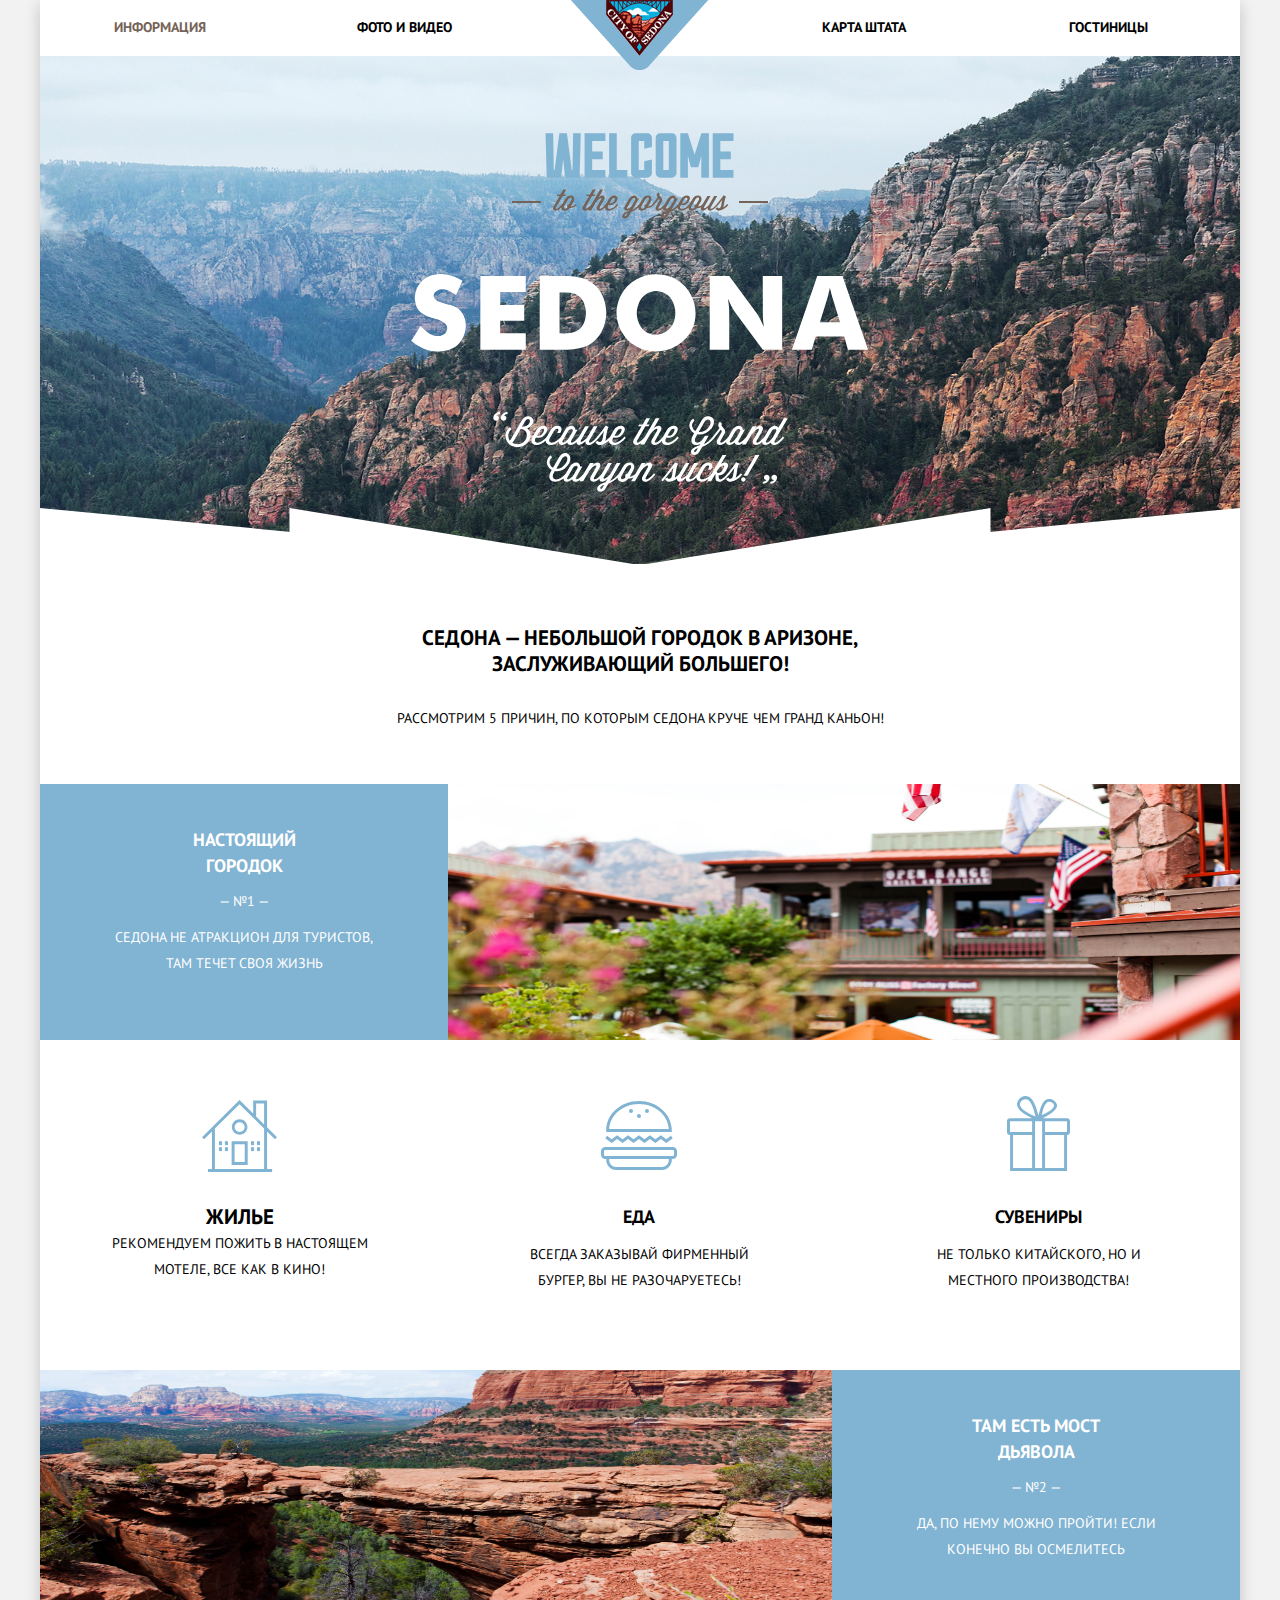
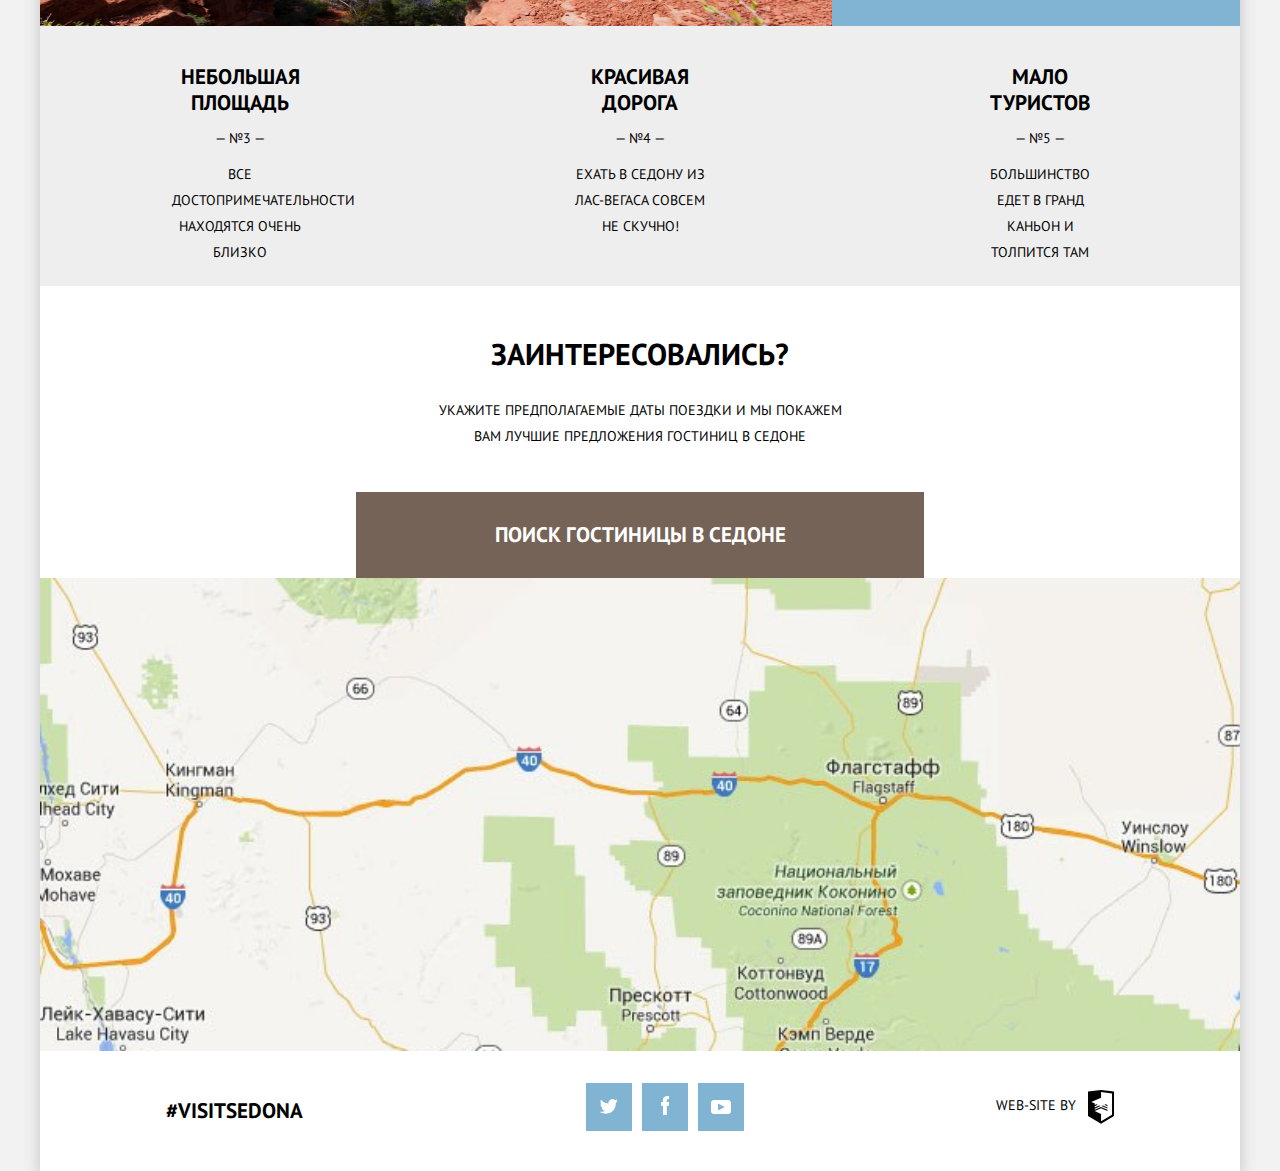
<file: index.html>
<!DOCTYPE html>
<html lang="ru">
  <head>
    <meta charset="utf-8">
    <title>Седона</title>
    <link rel="stylesheet" href="css/normalize.css">
    <link rel="stylesheet" href="css/style.css">
  </head>
  <body>
     <header class="main-header">
     	<nav class="main-navigation"> <!--Навигация -->
     		<ul class="main-navigation_list">
     			<li>
     				<a href="#" class="main-navigation_link active">ИНФОРМАЦИЯ</a>
     			</li>
     			<li>
     				<a href="#" class="main-navigation_link">ФОТО И ВИДЕО</a>
     			</li>
     			<li>
     				<a href="#map-of-sedona" class="main-navigation_link">КАРТА ШТАТА</a>
     			</li>
     			<li>
     				<a href="inner.html" class="main-navigation_link">ГОСТИНИЦЫ</a>
     			</li>
     		</ul>
        </nav>
     		<div class="main-header_logo-container">
                <a href="#" class="main-header_logo" title="Главная страница">
                    <img src="img/logo.svg" width="138" height="70" alt="logo">
                </a>
                <button class="main-navigation_hamburger" id="hamb">
                    <svg xmlns="http://www.w3.org/2000/svg" xmlns:xlink="http://www.w3.org/1999/xlink" x="0px" y="0px" width="22.928px" height="21.982px" viewBox="0 0 22.928 21.982" enable-background="new 0 0 22.928 21.982" xml:space="preserve" fill="currentColor">
                        <g>
                            <rect width="22.928" height="3.964" />
                            <rect y="9.009" width="22.928" height="3.964" />
                            <rect y="18.018" width="22.928" height="3.964" />
                        </g>
                    </svg>
                </button>
            </div>
     </header>

     <div class="intro">
            <div class="intro_slogan">
                <img src="img/text-intro_welcome_to.svg" width="196" class="intro_greating" alt="Добро пожаловать в джержеус">
                <img src="img/text-intro_sedona.svg" width="280" class="intro_name" alt="Седона">
                <img src="img/text-intro_because_the.svg" width="196" class="intro_caption" alt="Потому что Большой коньон отстой!">
            </div>
        </div>

     <section class="main-contant">
            <div class="main-contant_introduction">
                <h1 class="main-contant_title">СЕДОНА — небольшой городок в АРИЗОНЕ,<br> заслуживающий большего!</h1>
                <p class="main-contant_intro">Рассмотрим 5 причин, по которым Седона круче чем гранд каньон!</p>
            </div>
            <div class="main-contant_first-reason">
                <div class="main-contant_first-reason-info">
                    <h2 class="main-contant_first-reason-title">НАСТОЯЩИЙ ГОРОДОК</h2>
                    <span class="main-contant_first-reason-number">— №1 —</span>
                    <p class="main-contant_first-reason-content">СЕДОНА НЕ АТРАКЦИОН ДЛЯ ТУРИСТОВ, ТАМ ТЕЧЕТ СВОЯ ЖИЗНЬ</p>
                </div>
                <div class="main-contant_first-reason-image">
                    <picture>
                        <source srcset="img/retina/photo-city@2x.jpg 2x">
                        <img src="img/retina/photo-city@1x.jpg" width="100" height="256" alt="Open range - ресторан">
                    </picture>
                </div>
            </div>
            <div class="main-contant_offers">
                <div class="main-contant_lodging">
                    <h2 class="main-contant_lodging-title">Жилье</h2>
                    <p class="main-contant_lodging-content">Рекомендуем пожить в настоящем мотеле, все как в кино!</p>
                </div>
                <div class="main-contant_food">
                    <h2 class="main-contant_food-title">ЕДА</h2>
                    <p class="main-contant_food-content">Всегда заказывай ФИРМЕННЫЙ БУРГЕР, Вы НЕ разочаруетесь!</p>
                </div>
                <div class="main-contant_souvenirs">
                    <h2 class="main-contant_souvenirs-title">СУВЕНИРЫ</h2>
                    <p class="main-contant_souvenirs-content">Не только китайского, но и местного производства!</p>
                </div>
            </div>
            <div class="main-contant_second-reason">
                <div class="main-contant_second-reason-info">
                    <h2 class="main-contant_second-reason-title">ТАМ ЕСТЬ Мост дьявола</h2>
                    <span class="main-contant_second-reason-number">— №2 —</span>
                    <p class="main-contant_second-reason-content">Да, по нему можно пройти! Если конечно вы осмелитесь</p>
                </div>
                <div class="main-contant_second-reason-image">
                    <picture>
                        <source srcset="img/retina/photo-bridge@2x.jpg 2x">
                        <img src="img/retina/photo-bridge@1x.jpg" width="100" height="256" alt="Каньены в близи Седоны">
                    </picture>
                </div>
            </div>
            <div class="main-contant_reasons">
                <div class="main-contant_3-reason">
                    <h2 class="main-contant_3-reason-title">НЕБОЛЬШАЯ ПЛОЩАДЬ</h2>
                    <span class="main-contant_3-reason-number">— №3 —</span>
                    <p class="main-contant_3-reason-content">ВСЕ достопримечательности находятся очень близко</p>
                </div>
                <div class="main-contant_4-reason">
                    <h2 class="main-contant_4-reason-title">КРАСИВАЯ ДОРОГА</h2>
                    <span class="main-contant_4-reason-number">— №4 —</span>
                    <p class="main-contant_4-reason-content">ЕХАТЬ В СЕДОНУ ИЗ ЛАС-ВЕГАСА совсем НЕ СКУЧНО!</p>
                </div>
                <div class="main-contant_5-reason">
                    <h2 class="main-contant_5-reason-title">МАЛО ТУРИСТОВ</h2>
                    <span class="main-contant_5-reason-number">— №5 —</span>
                    <p class="main-contant_5-reason-content">Большинство едет в гранд каньон и толпится там</p>
                </div>
            </div>
        </section>

     <section class="hotels">
     	<div class="hotels_wrap">
     		<div class="hotels_title-wrapper">
     			<h2 class="hotels_title">ЗАИНТЕРЕСОВАЛИСЬ?</h2>
     			<p class="hotels_instruction">Укажите предполагаемые даты поездки и мы покажем вам лучшие предложения гостиниц в седоне</p>
            </div>
     			<form class="search-form" action="inner.html" method="get">
                    <button type="button" class="search-form_btn-search" id="btn-search">ПОИСК ГОСТИНИЦЫ В СЕДОНЕ</button>
                    <div class="search-form_wrapper" id="search-hotels">
                        <div class="search-form_lab-wrapper">
                            <label class="search-form_lab-label" for="date-lab">Дата заезда:</label>
                            <input id="date-lab" class="search-form_lab" type="text" placeholder="28 февраля 2019" required>
                            <button class="search-form_lab-calendar" id="lab-calendar">
                                <svg xmlns="http://www.w3.org/2000/svg" xmlns:xlink="http://www.w3.org/1999/xlink" x="0px" y="0px" width="19.875px" height="21.916px" viewBox="0 0 19.875 21.916" enable-background="new 0 0 19.875 21.916" xml:space="preserve" fill="currentColor">
                                    <g>
                                        <path d="M17.04,2h-2.081V0h-2v2H6.917V0h-2v2H2.835C1.275,2,0,3.275,0,4.835v14.246c0,1.56,1.275,2.835,2.835,2.835H17.04
                                c1.56,0,2.835-1.275,2.835-2.835V4.835C19.875,3.275,18.6,2,17.04,2z M17.875,19.081c0,0.453-0.383,0.835-0.835,0.835H2.835
                                C2.383,19.916,2,19.534,2,19.081V4.835C2,4.382,2.383,4,2.835,4H17.04c0.452,0,0.835,0.382,0.835,0.835V19.081z" />
                                        <rect x="4.917" y="6.958" width="2" height="2" />
                                        <rect x="12.959" y="6.958" width="2" height="2" />
                                        <rect x="8.938" y="6.958" width="2" height="2" />
                                        <rect x="4.917" y="10.958" width="2" height="2" />
                                        <rect x="12.959" y="10.958" width="2" height="2" />
                                        <rect x="8.938" y="10.958" width="2" height="2" />
                                        <rect x="4.917" y="14.942" width="2" height="2" />
                                        <rect x="12.959" y="14.942" width="2" height="2" />
                                        <rect x="8.938" y="14.942" width="2" height="2" />
                                    </g>
                                </svg>
                            </button>
                        </div>
                        <div class="search-form_exit-wrapper">
                            <label class="search-form_exit-label" for="date-exit">Дата Выезда:</label>
                            <input id="date-exit" class="search-form_exit" type="text" placeholder="3 марта 2019" required>
                            <button class="search-form_exit-calendar" id="exit-calendar">
                                <svg xmlns="http://www.w3.org/2000/svg" xmlns:xlink="http://www.w3.org/1999/xlink" x="0px" y="0px" width="19.875px" height="21.916px" viewBox="0 0 19.875 21.916" enable-background="new 0 0 19.875 21.916" xml:space="preserve" fill="currentColor">
                                    <g>
                                        <path d="M17.04,2h-2.081V0h-2v2H6.917V0h-2v2H2.835C1.275,2,0,3.275,0,4.835v14.246c0,1.56,1.275,2.835,2.835,2.835H17.04
                                c1.56,0,2.835-1.275,2.835-2.835V4.835C19.875,3.275,18.6,2,17.04,2z M17.875,19.081c0,0.453-0.383,0.835-0.835,0.835H2.835
                                C2.383,19.916,2,19.534,2,19.081V4.835C2,4.382,2.383,4,2.835,4H17.04c0.452,0,0.835,0.382,0.835,0.835V19.081z" />
                                        <rect x="4.917" y="6.958" width="2" height="2" />
                                        <rect x="12.959" y="6.958" width="2" height="2" />
                                        <rect x="8.938" y="6.958" width="2" height="2" />
                                        <rect x="4.917" y="10.958" width="2" height="2" />
                                        <rect x="12.959" y="10.958" width="2" height="2" />
                                        <rect x="8.938" y="10.958" width="2" height="2" />
                                        <rect x="4.917" y="14.942" width="2" height="2" />
                                        <rect x="12.959" y="14.942" width="2" height="2" />
                                        <rect x="8.938" y="14.942" width="2" height="2" />
                                    </g>
                                </svg>
                            </button>
                        </div>
                        <div class="search-form_visiters">
                            <div class="search-form_adult-wrapper">
                                <label for="adult" class="search-form_adult-label">Взрослые:</label>
                                <div class="search-form_adult">
                                    <button id="adult-minus" class="search-form_adult-minus" value="calendar">
                                        <svg xmlns="http://www.w3.org/2000/svg" xmlns:xlink="http://www.w3.org/1999/xlink" x="0px" y="0px" width="9.917px" height="1.917px" viewBox="0 0 9.917 1.917" enable-background="new 0 0 9.917 1.917" xml:space="preserve" fill="currentColor">
                                            <rect width="9.917" height="1.917" />
                                        </svg>
                                    </button>
                                    <input id="adult" class="search-form_adult-counter" type="number" value="0" min="0">
                                    <button id="adult-plus" class="search-form_adult-plus" value="calendar">
                                        <svg xmlns="http://www.w3.org/2000/svg" xmlns:xlink="http://www.w3.org/1999/xlink" x="0px" y="0px" width="9.917px" height="9.917px" viewBox="0 0 9.917 9.917" enable-background="new 0 0 9.917 9.917" xml:space="preserve" fill="currentColor">
                                            <polygon points="9.917,4 5.917,4 5.917,0 4,0 4,4 0,4 0,5.917 4,5.917 4,9.917 5.917,9.917 5.917,5.917 9.917,5.917 " />
                                        </svg>
                                    </button>
                                </div>
                            </div>
                            <div class="search-form_kids-wrapper">
                                <label for="kids" class="search-form_kids-label">Дети:</label>
                                <div class="search-form_kids">
                                    <button id="kids-minus" class="search-form_kids-minus" value="minus">
                                        <svg xmlns="http://www.w3.org/2000/svg" xmlns:xlink="http://www.w3.org/1999/xlink" x="0px" y="0px" width="9.917px" height="1.917px" viewBox="0 0 9.917 1.917" enable-background="new 0 0 9.917 1.917" xml:space="preserve" fill="currentColor">
                                            <rect width="9.917" height="1.917" />
                                        </svg>
                                    </button>
                                    <input id="kids" class="search-form_kids-counter" type="number" value="2" min="0">
                                    <button id="kids-plus" class="search-form_kids-plus" value="plus">
                                        <svg xmlns="http://www.w3.org/2000/svg" xmlns:xlink="http://www.w3.org/1999/xlink" x="0px" y="0px" width="9.917px" height="9.917px" viewBox="0 0 9.917 9.917" enable-background="new 0 0 9.917 9.917" xml:space="preserve" fill="currentColor">
                                            <polygon points="9.917,4 5.917,4 5.917,0 4,0 4,4 0,4 0,5.917 4,5.917 4,9.917 5.917,9.917 5.917,5.917 9.917,5.917 " />
                                        </svg>
                                    </button>
                                </div>
                            </div>
                        </div>
                        <button class="search-form_btn-find" id="btn-find" type="submit">НАЙТИ</button>
                    </div>
                </form>
     	</div>
        <div class="map" id="map-of-sedona">
        </div>
     </section>

     <footer class="main-footer">
     	<a href="https://www.instagram.com" class="main-footer_instagram" title="instagram" name="instagram">#visitSEDONA</a>
     	        <!-- Инстаграмм седонны -->
     	<div class="social-buttons">
     		<a href="https://twitter.com" class="social-buttons_twitter" title="twitter" name="twitter">
                <svg xmlns="http://www.w3.org/2000/svg" xmlns:xlink="http://www.w3.org/1999/xlink" x="0px" y="0px" width="17.5px" height="14.663px" viewBox="0 0 17.5 14.663" enable-background="new 0 0 17.5 14.663" xml:space="preserve" fill="currentColor">
                        <g>
                            <g>
                                <path fill-rule="evenodd" clip-rule="evenodd" d="M11.283,0.153c1.736-0.484,3.074,0.264,3.685,1.15
                            c0.694-0.225,1.372-0.47,2.072-0.69c-0.004,0.841-0.538,1.478-0.883,1.728C16.861,2.506,17.5,1.86,17.5,1.86
                            c-0.175,0.977-1.035,1.746-1.611,1.977C15.65,10.429,12.617,14.793,5.507,14.66c-0.538,0,0.077,0-0.46,0
                            c-0.422,0-4.29-0.45-5.047-1.843c2.341,0.192,4.011-0.412,4.835-1.15c-0.989-0.293-2.761-0.464-3.07-2.881
                            c0.362,0.105,0.583,0.223,1.228,0.117C1.757,8.067,0.385,7.366,0.461,5.218c0.294,0.319,1.1,0.523,1.381,0.461
                            c-0.725-0.235-2.03-3.281-0.921-4.836C2.794,2.655,4.769,4.364,8.29,4.528C8.506,2.288,9.461,0.788,11.283,0.153z" />
                            </g>
                        </g>
                    </svg></a>
     		<a href="https://www.facebook.com" class="social-buttons_facebook" title="facebook" name="facebook">
                <svg xmlns="http://www.w3.org/2000/svg" xmlns:xlink="http://www.w3.org/1999/xlink" x="0px" y="0px" width="8.672px" height="18.944px" viewBox="0 0 8.672 18.944" enable-background="new 0 0 8.672 18.944" xml:space="preserve" fill="currentColor">
                        <path d="M6.275,3.356c0.799,0,1.599,0,2.398,0c0-1.119,0-2.237,0-3.356c-0.959,0-1.92,0-2.878,0C2.656,0.181,1.54,2.387,1.948,6.114
                H0v3.518h1.959c0,3.104,0,6.208,0,9.312c1.279,0,2.559,0,3.837,0c0-3.104,0-6.208,0-9.312h2.857V6.114H5.787
                C5.765,5.069,5.75,3.709,6.275,3.356z" />
                    </svg>
            </a>
     		<a href="https://www.youtube.com" class="social-buttons_youtube" title="youtube" name="youtube">
                <svg xmlns="http://www.w3.org/2000/svg" xmlns:xlink="http://www.w3.org/1999/xlink" x="0px" y="0px" width="19.979px" height="14.015px" viewBox="0 0 19.979 14.015" enable-background="new 0 0 19.979 14.015" xml:space="preserve" fill="currentColor">
                        <path d="M17.145,0H2.835C1.275,0,0,1.275,0,2.835v8.345c0,1.56,1.275,2.835,2.835,2.835h14.31c1.56,0,2.835-1.275,2.835-2.835V2.835
                C19.979,1.275,18.704,0,17.145,0z M7.036,10.392V3.623l6.769,3.384L7.036,10.392z" />
                    </svg></a>
     	</div>

     	<div class="main-footer_copyright">
        <span class="main-footer_copyright-text">Web-site by</span>
                <a href="https://htmlacademy.ru/intensive/htmlcss" class="main-footer_copyright-rightholder" name="htmlacademy.ru">
                    <svg xmlns="http://www.w3.org/2000/svg" xmlns:xlink="http://www.w3.org/1999/xlink" x="0px" y="0px" width="26.096px" height="33.803px" viewBox="0 0 26.096 33.803" enable-background="new 0 0 26.096 33.803" xml:space="preserve" fill="currentColor">
                        <g>
                            <path d="M13.047,0L0,1.456v24.475l13.047,7.835v0.037l13.049-7.872V1.557L13.047,0z M24.037,24.745l-10.989,6.622v-7.385
                l-6.369-2.858v-0.021l6.373-2.816v-0.02h0.001v0.011l6.366,2.814v-0.006l0.01,0.006v-1.234l-6.366-2.813l-0.003,0.003l-0.007-0.003
                v0.011h-0.001v-0.003L6.679,19.87v-1.235l0,0l5.848-2.584l-1.385-0.622l-4.463,1.973v-1.234l3.077-1.36l-1.385-0.622l-1.692,0.748
                v-1.234l0.306-0.135l-3.73-1.674l9.793-4.248V2.084l10.989,1.321V24.745z" />
                            <polygon points="19.428,17.389 14.958,15.414 13.57,16.035 19.428,18.624     " />
                            <polygon points="19.428,14.921 17.734,14.172 16.346,14.793 19.428,16.155    " />
                        </g>
                    </svg>
                </a>
            </div> 
     </footer>

     <script src="js/jquery-3.3.1.min.js"></script>
    <script src="js/jquery-ui.min.js"></script>
    <script src="js/script.min.js"></script>

  </body>
</html>
</file>
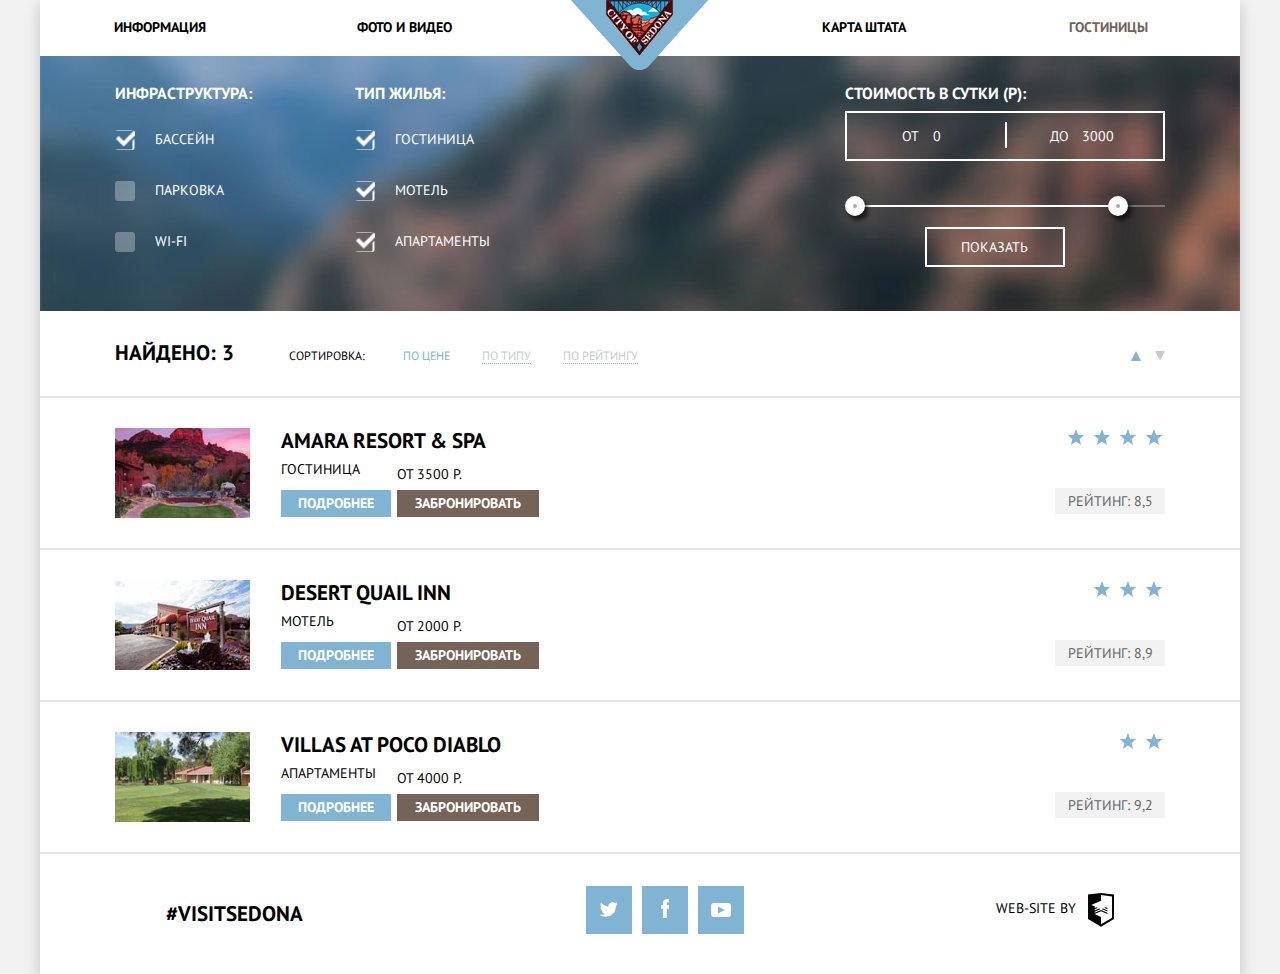
<file: inner.html>
<!DOCTYPE html>
<html lang="ru">
  <head>
    <meta charset="utf-8">
    <title>Седона</title>
    <link rel="stylesheet" href="css/normalize.css">
    <link rel="stylesheet" href="css/style.css">
  </head>
  <body>
    <header class="main-header">
     	<nav class="main-navigation"> <!--Навигация -->
            
     		<ul class="main-navigation_list">
     			<li>
     				<a href="#" class="main-navigation_link">ИНФОРМАЦИЯ</a>
     			</li>
     			<li>
     				<a href="#" class="main-navigation_link">ФОТО И ВИДЕО</a>
     			</li>
     			<li>
     				<a href="#map-of-sedona" class="main-navigation_link">КАРТА ШТАТА</a>
     			</li>
     			<li>
     				<a href="#" class="main-navigation_link active">ГОСТИНИЦЫ</a>
     			</li>
     		</ul>
     	</nav>
        <div class="main-header_logo-container">
            <a href="index.html" class="main-header_logo" title="Главная страница">
                <img src="img/logo.svg" width="138" height="70" alt="logo">
            </a>
            <button class="main-navigation_hamburger" id="hamb">
                <svg xmlns="http://www.w3.org/2000/svg" xmlns:xlink="http://www.w3.org/1999/xlink" x="0px" y="0px" width="22.928px" height="21.982px" viewBox="0 0 22.928 21.982" enable-background="new 0 0 22.928 21.982" xml:space="preserve" fill="currentColor">
                    <g>
                        <rect width="22.928" height="3.964" />
                        <rect y="9.009" width="22.928" height="3.964" />
                        <rect y="18.018" width="22.928" height="3.964" />
                    </g>
                </svg>
            </button>
        </div>
    </header>

    <div class="main-form">
        <form class="main-form_search" action="#" method="get">
            <fieldset class="main-form_comunication" name="comunication">
                <legend class="main-form_comunication-title">ИНФРАСТРУКТУРА:</legend>
                    <div class="main-form_comunication-pool">
                        <input class="main-form_comunication-pool-field" type="checkbox" id="pool" name="pool" checked>
                        <label class="main-form_comunication-pool-label" for="pool">БАССЕЙН</label>
                    </div>
                    <div class="main-form_comunication-parking">
                        <input class="main-form_comunication-parking-field" type="checkbox" id="parking" name="parking">
                        <label class="main-form_comunication-parking-label" for="parking">ПАРКОВКА</label>
                    </div>
                    <div class="main-form_comunication-wi-fi">
                        <input class="main-form_comunication-wi-fi-field" type="checkbox" id="wi-fi" name="wi-fi">
                        <label class="main-form_comunication-wi-fi-label" for="wi-fi">Wi-Fi</label>
                    </div>
            </fieldset>
            <fieldset class="main-form_habitation" name="habitation">
                <legend class="main-form_habitation-title">Тип жилья:</legend>
                    <div class="main-form_habitation-hotel">
                        <input class="main-form_habitation-hotel-field" type="checkbox" id="hotel" name="hotel" checked>
                        <label class="main-form_habitation-hotel-label" for="hotel">Гостиница</label>
                    </div>
                    <div class="main-form_habitation-motel">
                        <input class="main-form_habitation-motel-field" type="checkbox" id="motel" name="motel" checked>
                        <label class="main-form_habitation-motel-label" for="motel">МОТЕЛЬ</label>
                    </div>
                    <div class="main-form_habitation-apartments">
                        <input class="main-form_habitation-apartments-field" type="checkbox" id="apartments" name="apartments" checked>
                        <label class="main-form_habitation-apartments-label" for="apartments">АПАРТАМЕНТЫ</label>
                    </div>
            </fieldset>
            <fieldset class="main-form_price" name="price">
                <legend class="main-form_price-title">Стоимость в сутки (Р):</legend>
                    <label for="price-min" class="main-form_price-min-label">от</label>
                    <input class="main-form_price-min" type="number" name="min" id="price-min" value="0" min="0" max="3649">
                    <label for="price-max" class="main-form_price-max-label">до</label>
                    <input class="main-form_price-max" type="number" name="max" id="price-max" value="3000" min="1" max="3650">
                    <div class="main-form_price-range" id="double-slider"></div>
                    <input type="submit" class="show-button" name="show" value="ПОКАЗАТЬ"> 
            </fieldset>
        </form>
    </div>
        <div class="sorter">
            <form class="sorter_form" action="#" method="get">
                <fieldset class="sorter_variants" name="sorter-variants">
                    <label class="sorter_sum-label" for="sum">Найдено:</label>
                    <input class="sorter_sum" id="sum" name="sum" type="number" value="3" min="0" disabled>
                    <span class="sorter_text">СОРТИРОВКА:</span>
                    <input class="sorter_price" id="price" type="radio" name="sort_type" checked>
                    <label class="sorter_price-label" for="price">ПО ЦЕНЕ</label>
                    <input class="sorter_type" id="type" type="radio" name="sort_type">
                    <label class="sorter_type-label" for="type">ПО ТИПУ</label>
                    <input class="sorter_rate" id="rate" type="radio" name="sort_type">
                    <label class="sorter_rate-label" for="rate">ПО РЕЙТИНГУ</label>
                </fieldset>
                <fieldset class="sorter_direction" name="sorter-direction">
                    <input class="sorter_ascending" id="ascending" type="radio" name="direction" value="1" checked>
                    <label class="sorter_ascending-label" for="ascending"></label>
                    <input class="sorter_descending" id="descending" type="radio" name="direction" value="0">
                    <label class="sorter_descending-label" for="descending"></label>
                </fieldset>
            </form>
    </div>

    <div class="sorter_result">
        <article class="proposal">
            <img src="img/hotel1.jpg" class="proposal_photo" width="135" height="90" alt="фото данного предложения">
            <div class="proposal_content">
                <a href="https://www.amararesort.com/" class="proposal_title">Amara Resort & Spa</a>
                <span class="proposal_type">Гостиница</span>
                <span class="proposal_price">ОТ 3500 Р.</span>
                <a href="#" class="proposal_info">ПОДРОБНЕЕ</a>
                <a href="#" class="proposal_reserving">ЗАБРОНИРОВАТЬ</a>
             </div>
             <div class="proposal_rate">
                <div class="proposal_stars">
                    <img src="img/star.svg" alt="звезда" width="22" height="18">
                    <img src="img/star.svg" alt="звезда" width="22" height="18">
                    <img src="img/star.svg" alt="звезда" width="22" height="18">
                    <img src="img/star.svg" alt="звезда" width="22" height="18">
                </div>
             </div>
             <span class="proposal_rating">Рейтинг: 8,5</span>
        </article>

        <article class="proposal">
            <img src="img/hotel2.jpg" class="proposal_photo" width="135" height="90" alt="фото данного предложения">
            <div class="proposal_content">
                <a href="https://www.desertquailinn.com/" class="proposal_title">Desert Quail Inn</a><br>
                <span class="proposal_type">Мотель</span>
                <span class="proposal_price">ОТ 2000 Р.</span>
                <a href="#" class="proposal_info">ПОДРОБНЕЕ</a>
                <a href="#" class="proposal_reserving">ЗАБРОНИРОВАТЬ</a>
            </div>
            <div class="proposal_rate">
                <div class="proposal_stars">
                    <img src="img/star.svg" alt="звезда" width="22" height="18">
                    <img src="img/star.svg" alt="звезда" width="22" height="18">
                    <img src="img/star.svg" alt="звезда" width="22" height="18">
                </div>
            </div>
          <span class="proposal_rating">Рейтинг: 8,9</span>
        </article>
         
        <article class="proposal">
            <img src="img/hotel3.jpg" class="proposal_photo" width="135" height="90" alt="фото данного предложения">
            <div class="proposal_content">
                <a href="https://villasatpocodiablo.com/" class="proposal_title">Villas at Poco Diablo</a>
                <span class="proposal_type">Апартаменты</span>
                <span class="proposal_price">ОТ 4000 Р.</span>
                <a href="#" class="proposal_info">ПОДРОБНЕЕ</a>
                <a href="#" class="proposal_reserving">ЗАБРОНИРОВАТЬ</a>
            </div>
            <div class="proposal_rate">
                <div class="proposal_stars">
                    <img src="img/star.svg" alt="звезда" width="22" height="18">
                    <img src="img/star.svg" alt="звезда" width="22" height="18">
                </div>
            </div>
          <span class="proposal_rating">Рейтинг: 9,2</span>
        </article>
    </div> 

    <footer class="main-footer">
        <a href="https://www.instagram.com" class="main-footer_instagram" title="instagram" name="instagram">#visitSEDONA</a>
        <div class="social-buttons">
            <a href="https://twitter.com" class="social-buttons_twitter" title="twitter" name="twitter">
                <svg xmlns="http://www.w3.org/2000/svg" xmlns:xlink="http://www.w3.org/1999/xlink" x="0px" y="0px" width="17.5px" height="14.663px" viewBox="0 0 17.5 14.663" enable-background="new 0 0 17.5 14.663" xml:space="preserve" fill="currentColor">
                    <g>
                        <g>
                          <path fill-rule="evenodd" clip-rule="evenodd" d="M11.283,0.153c1.736-0.484,3.074,0.264,3.685,1.15
                            c0.694-0.225,1.372-0.47,2.072-0.69c-0.004,0.841-0.538,1.478-0.883,1.728C16.861,2.506,17.5,1.86,17.5,1.86
                            c-0.175,0.977-1.035,1.746-1.611,1.977C15.65,10.429,12.617,14.793,5.507,14.66c-0.538,0,0.077,0-0.46,0
                            c-0.422,0-4.29-0.45-5.047-1.843c2.341,0.192,4.011-0.412,4.835-1.15c-0.989-0.293-2.761-0.464-3.07-2.881
                            c0.362,0.105,0.583,0.223,1.228,0.117C1.757,8.067,0.385,7.366,0.461,5.218c0.294,0.319,1.1,0.523,1.381,0.461
                            c-0.725-0.235-2.03-3.281-0.921-4.836C2.794,2.655,4.769,4.364,8.29,4.528C8.506,2.288,9.461,0.788,11.283,0.153z" />
                        </g>
                    </g>
                </svg>
            </a>
            <a href="https://www.facebook.com" class="social-buttons_facebook" title="facebook" name="facebook">
                <svg xmlns="http://www.w3.org/2000/svg" xmlns:xlink="http://www.w3.org/1999/xlink" x="0px" y="0px" width="8.672px" height="18.944px" viewBox="0 0 8.672 18.944" enable-background="new 0 0 8.672 18.944" xml:space="preserve" fill="currentColor">
                        <path d="M6.275,3.356c0.799,0,1.599,0,2.398,0c0-1.119,0-2.237,0-3.356c-0.959,0-1.92,0-2.878,0C2.656,0.181,1.54,2.387,1.948,6.114
                H0v3.518h1.959c0,3.104,0,6.208,0,9.312c1.279,0,2.559,0,3.837,0c0-3.104,0-6.208,0-9.312h2.857V6.114H5.787
                C5.765,5.069,5.75,3.709,6.275,3.356z" />
                </svg>
            </a>
            <a href="https://www.youtube.com" class="social-buttons_youtube" title="youtube" name="youtube">
                <svg xmlns="http://www.w3.org/2000/svg" xmlns:xlink="http://www.w3.org/1999/xlink" x="0px" y="0px" width="19.979px" height="14.015px" viewBox="0 0 19.979 14.015" enable-background="new 0 0 19.979 14.015" xml:space="preserve" fill="currentColor">
                        <path d="M17.145,0H2.835C1.275,0,0,1.275,0,2.835v8.345c0,1.56,1.275,2.835,2.835,2.835h14.31c1.56,0,2.835-1.275,2.835-2.835V2.835
                C19.979,1.275,18.704,0,17.145,0z M7.036,10.392V3.623l6.769,3.384L7.036,10.392z" />
                </svg>
            </a>
        </div>

        <div class="main-footer_copyright">
        <span class="main-footer_copyright-text">Web-site by</span>
                <a href="https://htmlacademy.ru/intensive/htmlcss" class="main-footer_copyright-rightholder" name="htmlacademy.ru">
                    <svg xmlns="http://www.w3.org/2000/svg" xmlns:xlink="http://www.w3.org/1999/xlink" x="0px" y="0px" width="26.096px" height="33.803px" viewBox="0 0 26.096 33.803" enable-background="new 0 0 26.096 33.803" xml:space="preserve" fill="currentColor">
                        <g>
                            <path d="M13.047,0L0,1.456v24.475l13.047,7.835v0.037l13.049-7.872V1.557L13.047,0z M24.037,24.745l-10.989,6.622v-7.385
                l-6.369-2.858v-0.021l6.373-2.816v-0.02h0.001v0.011l6.366,2.814v-0.006l0.01,0.006v-1.234l-6.366-2.813l-0.003,0.003l-0.007-0.003
                v0.011h-0.001v-0.003L6.679,19.87v-1.235l0,0l5.848-2.584l-1.385-0.622l-4.463,1.973v-1.234l3.077-1.36l-1.385-0.622l-1.692,0.748
                v-1.234l0.306-0.135l-3.73-1.674l9.793-4.248V2.084l10.989,1.321V24.745z" />
                            <polygon points="19.428,17.389 14.958,15.414 13.57,16.035 19.428,18.624     " />
                            <polygon points="19.428,14.921 17.734,14.172 16.346,14.793 19.428,16.155    " />
                        </g>
                    </svg>
                </a>
        </div> 
    </footer> 

    <script src="js/jquery-3.3.1.min.js"></script>
    <script src="js/jquery-ui.min.js"></script>
    <script src="js/script.min.js"></script>  

  </body>
</html>
</file>
<file: css/style.css>
@font-face {
	font-family: 'PT Sans';
	src: url(../fonts/pt-sans.regular.woff) format("woff"), url(../fonts/PTSans-Regular.woff2) format("woff2");
	font-weight: 400;
	font-style: normal;
}

@font-face {
	font-family: 'PT Sans';
	src: url(../fonts/pt-sans.bold.woff) format("woff"), url(../fonts/PTSans-Bold.woff2) format("woff2");
	font-weight: 700;
	font-style: normal;
}

html {
	background-color: #f2f2f2;
}

body {
	margin: 0 auto;
	padding: 0;
	min-width: 320px;
	background-color: #fff;
	box-shadow: 0 5px 15px 0 rgba(0, 1, 1, .2);
	font-size: 14px;
	line-height: 26px;
	font-family: "PT Sans", "Georgia", serif;
	text-transform: uppercase;
}

button {
	border: none;
	outline: none;
}

a {
	outline: none;
	text-decoration: none;
	color: inherit;
}
ul,
li {
	margin: 0;
	padding: 0;
	list-style: none;
}

h1,
h2,
h3,
h4,
h5,
h6,
p {
	margin: 0;
}

input {
	text-transform: inherit;
	line-height: inherit;
	outline: none;
}

input::-webkit-input-placeholder {
	opacity: 1;
}

input::-moz-placeholder {
	opacity: 1;
}

input:-ms-input-placeholder {
	opacity: 1;
}

input[type=number] {
	-moz-appearance: textfield;
}

input[type=number]::-webkit-outer-spin-button,
input[type=number]::-webkit-inner-spin-button {
	-webkit-appearance: none;
	   -moz-appearance: none;
	margin: 0;
}

header,
footer,
article,
section {
	display: block;
}

fieldset {
	margin: 0;
	border: none;
	padding: 0;
}

button,
a,
label,
label::before,
label::after,
input {
	transition: background-color ease-out .2s, color ease-out .2s, opacity ease-out .2s;
}

.main-header {
	min-width: 320px;
}

.main-header_logo-container {
	position: relative;
	min-height: 56px;
}

.main-header_logo {
	position: absolute;
	top: 0;
	left: 50%;
	margin-left: -69px;
	display: block;
	width: 138px;
}

.main-navigation {
	height: 0;
	overflow: hidden;
	transition: height ease-out .2s;
}

.main-navigation_hamburger {
	position: absolute;
	top: 17px;
	right: 14px;
	padding: 0 6px;
	background-color: transparent;
	color: #81b3d2;
}

.main-navigation_hamburger:active {
	padding: 0 6px;
}

.main-navigation {
	position: relative;
	color: white;
}

.main-navigation_toggle-close {
	position: absolute;
	top: 7px;
	right: 10px;
	background-color: transparent;
	padding: 10px;
}

.main-navigation_toggle-close:active {
	padding: 10px;
}

.main-navigation_list {
	background-color: #81b3d2;
}

.main-navigation_link {
	display: block;
	box-sizing: border-box;
	min-height: 56px;
	background-color: #81b3d2;
	font-size: 18px;
	text-align: center;
	line-height: 54px;
	font-weight: 700;
	text-transform: uppercase;
	border-top: 1px solid #9ac2db;
	border-bottom: 1px solid #678fa8;
	padding-left: 70px;
	padding-right: 70px;
}

.main-navigation_link:hover {
	background-color: #669ec0;
	border-top-color: #86b2cd;
	border-bottom-color: #ccc;
}

.main-navigation_link:active {
	background-color: #5496bd;
	border-top-color: #77acca;
	border-bottom-color: #ccc;
	color: #94b9d2;
}

.intro {
	min-width: 320px;
	height: 390px;
}

.intro_slogan {
	height: 100%;
	background-color: #b67a6d;
	background-image: url(../img/bg-intro_bottom-border.svg), url(../img/retina/photo-background@1x.jpg);
	background-position: 50% 100.5%, 50% 50%;
	background-repeat: no-repeat, no-repeat;
	background-size: 200%, cover;
}

.intro_greating {
	display: block;
	margin: 0 auto;
	padding-top: 48px;
	width: 196px;
}

.intro_name {
	display: block;
	margin: 0 auto;
	padding-top: 62px;
	width: 280px;
}

.intro_caption {
	display: block;
	margin: 0 auto;
	padding-top: 69px;
	width: 196px;
}

.main-contant {
	display: -webkit-flex;
	display: -ms-flexbox;
	display:         flex;
	-webkit-flex-direction: row;
	    -ms-flex-direction: row;
	        flex-direction: row;
	-webkit-flex-wrap: wrap;
	    -ms-flex-wrap: wrap;
	        flex-wrap: wrap;
	-webkit-justify-content: center;
	-ms-flex-pack: center;
	        justify-content: center;
	-webkit-align-items: center;
	-ms-flex-align: center;
	        align-items: center;
	-webkit-align-content: flex-start;
	-ms-flex-line-pack: start;
	        align-content: flex-start;
	min-width: 320px;
}

.main-contant * {
	box-sizing: border-box;
}

.main-contant_introduction {
	display: -webkit-flex;
	display: -ms-flexbox;
	display:         flex;
	-webkit-flex-direction: column;
	    -ms-flex-direction: column;
	        flex-direction: column;
	-webkit-justify-content: center;
	-ms-flex-pack: center;
	        justify-content: center;
	min-height: 220px;
	text-align: center;
}

.main-contant_title {
	font-size: 18px;
	width: 255px;
	margin-top: 7px;
	margin-bottom: 28px;
}

.main-contant_intro {
	font-size: 1em;
	width: 255px;
}

.main-contant_first-reason {
	position: relative;
	display: -webkit-flex;
	display: -ms-flexbox;
	display:         flex;
	-webkit-flex-direction: column;
	    -ms-flex-direction: column;
	        flex-direction: column;
	-webkit-justify-content: flex-end;
	-ms-flex-pack: end;
	        justify-content: flex-end;
	-webkit-align-items: stretch;
	-ms-flex-align: stretch;
	        align-items: stretch;
	text-align: center;
	width: 100%;
	min-height: 467px;
	color: #fff;
	background-color: #81b3d2;
}

.main-contant_first-reason::before {
	content: "";
	position: absolute;
	top: 0;
	left: 0;
	width: 100%;
	height: 18px;
	background-color: transparent;
	background-image: url(../img/top-triangle.svg);
	background-position: 50% 50%;
	background-repeat: no-repeat;
	background-size: 100% 100%;
}

.main-contant_first-reason-info {
	display: -webkit-flex;
	display: -ms-flexbox;
	display:         flex;
	-webkit-flex-direction: column;
	    -ms-flex-direction: column;
	        flex-direction: column;
	margin: 0 auto;
	width: 256px;
}

.main-contant_first-reason-title {
	font-size: 18px;
}

.main-contant_first-reason-number {
	line-height: 45px;
}

.main-contant_first-reason-content {
	padding-bottom: 39px;
}

.main-contant_first-reason-image {
	height: 256px;
	overflow: hidden;
}

.main-contant_first-reason-image img {
	width: 100%;
	height: 100%;
}

.main-contant_offers {
	display: -webkit-flex;
	display: -ms-flexbox;
	display:         flex;
	-webkit-flex-direction: column;
	    -ms-flex-direction: column;
	        flex-direction: column;
	-webkit-align-items: stretch;
	-ms-flex-align: stretch;
	        align-items: stretch;
	width: 100%;
	min-height: 421px;
}

.main-contant_lodging {
	padding-top: 38px;
	padding-left: 22%;
	padding-right: 12.5%;
	background-color: transparent;
	background-image: url(../img/icon-house.svg);
	background-repeat: no-repeat;
	background-position: 7% 30px;
	background-size: 38px 36px;
}

.main-contant__lodging-title {
	margin-bottom: 11px;
	font-size: 18px;
}

.main-contant_lodging-content {
	font-size: 1em;
	width: 100%;
}

.main-contant_food {
	padding-top: 25px;
	padding-left: 22%;
	padding-right: 12.5%;
	background-color: transparent;
	background-image: url(../img/icon-burger.svg);
	background-repeat: no-repeat;
	background-position: 7% 20px;
	background-size: 37px 35px;
}

.main-contant_food-title {
	margin-bottom: 11px;
	font-size: 18px;
}

.main-contant_food-content {
	font-size: 1em;
	width: 100%;
}

.main-contant_souvenirs {
	padding-top: 25px;
	padding-left: 22%;
	padding-right: 12.5%;
	background-color: transparent;
	background-image: url(../img/icon-gift.svg);
	background-repeat: no-repeat;
	background-position: 7% 15px;
	background-size: 32px 38px;
}

.main-contant_souvenirs-title {
	margin-bottom: 11px;
	font-size: 18px;
}

.main-contant_souvenirs-content {
	font-size: 1em;
	width: 100%;
}

.main-contant_second-reason {
	display: -webkit-flex;
	display: -ms-flexbox;
	display:         flex;
	-webkit-flex-direction: column;
	    -ms-flex-direction: column;
	        flex-direction: column;
	-webkit-justify-content: flex-end;
	-ms-flex-pack: end;
	        justify-content: flex-end;
	-webkit-align-items: stretch;
	-ms-flex-align: stretch;
	        align-items: stretch;
	text-align: center;
	width: 100%;
	min-height: 467px;
	color: #fff;
	background-color: #81b3d2;
}

.main-contant_second-reason-info {
	display: -webkit-flex;
	display: -ms-flexbox;
	display:         flex;
	-webkit-flex-direction: column;
	    -ms-flex-direction: column;
	        flex-direction: column;
	margin: 0 auto;
	width: 256px;
}

.main-contant_second-reason-title {
	font-size: 18px;
}

.main-contant_second-reason-number {
	line-height: 45px;
}

.main-contant_second-reason-content {
	padding-bottom: 39px;
}

.main-contant_second-reason-image {
	height: 256px;
	overflow: hidden;
}

.main-contant_second-reason-image img {
	width: 100%;
	height: 100%;
}

.main-contant_reasons {
	display: -webkit-flex;
	display: -ms-flexbox;
	display:         flex;
	-webkit-flex-direction: column;
	    -ms-flex-direction: column;
	        flex-direction: column;
	-webkit-justify-content: flex-start;
	-ms-flex-pack: start;
	        justify-content: flex-start;
	-webkit-align-items: stretch;
	-ms-flex-align: stretch;
	        align-items: stretch;
	text-align: center;
	width: 100%;
	min-height: 503px;
	background-color: #eee;
}

.main-contant_3-reason {
	position: relative;
	display: -webkit-flex;
	display: -ms-flexbox;
	display:         flex;
	-webkit-flex-direction: column;
	    -ms-flex-direction: column;
	        flex-direction: column;
	margin: 0 auto;
	padding-top: 21px;
	padding-right: 15px;
	padding-left: 15px;
	width: 280px;
	min-height: 167px;
}

.main-contant_3-reason-title {
	font-size: 18px;
}

.main-contant_3-reason-number {
	line-height: 45px;
}

.main-contant_3-reason-content {
	padding-bottom: 21px;
}

.main-contant_3-reason::after {
	content: "";
	position: absolute;
	bottom: 0;
	left: 0;
	width: 100%;
	height: 1px;
	background-color: #d6d6d6;
}

.main-contant_4-reason {
	position: relative;
	display: -webkit-flex;
	display: -ms-flexbox;
	display:         flex;
	-webkit-flex-direction: column;
	    -ms-flex-direction: column;
	        flex-direction: column;
	margin: 0 auto;
	padding-top: 21px;
	padding-right: 15px;
	padding-left: 15px;
	width: 280px;
	min-height: 167px;
}

.main-contant_4-reason-title {
	font-size: 18px;
}

.main-contant_4-reason-number {
	line-height: 45px;
}

.main-contant_4-reason-content {
	padding-bottom: 21px;
}

.main-contant_4-reason::after {
	content: "";
	position: absolute;
	bottom: 0;
	left: 0;
	width: 100%;
	height: 1px;
	background-color: #d6d6d6;
}

.main-contant_5-reason {
	display: -webkit-flex;
	display: -ms-flexbox;
	display:         flex;
	-webkit-flex-direction: column;
	    -ms-flex-direction: column;
	        flex-direction: column;
	margin: 0 auto;
	padding-top: 21px;
	padding-right: 15px;
	padding-left: 15px;
	width: 280px;
	min-height: 167px;
}

.main-contant_5-reason-title {
	font-size: 18px;
}

.main-contant_5-reason-number {
	line-height: 45px;
}

.main-contant_5-reason-content {
	padding-bottom: 21px;
}

.hotels {
	display: -webkit-flex;
	display: -ms-flexbox;
	display:         flex;
	-webkit-flex-direction: row;
	    -ms-flex-direction: row;
	        flex-direction: row;
	-webkit-flex-wrap: wrap;
	    -ms-flex-wrap: wrap;
	        flex-wrap: wrap;
	-webkit-justify-content: center;
	-ms-flex-pack: center;
	        justify-content: center;
	-webkit-align-items: center;
	-ms-flex-align: center;
	        align-items: center;
	-webkit-align-content: flex-start;
	-ms-flex-line-pack: start;
	        align-content: flex-start;
	min-width: 320px;
	min-height: 257px;
}

.hotels * {
	box-sizing: border-box;
}

.hotels_wrap {
	min-width: 320px;
}

.hotels_title-wrapper {
	margin: 0 auto;
	text-align: center;
}

.hotels_title {
	font-size: 1.5em;
	padding-top: 25px;
	padding-bottom: 17px;
}

.hotels_instruction {
	font-size: 1em;
	padding-bottom: 25px;
	padding-left: 10%;
	padding-right: 10%;
}

.search-form {
	position: relative;
	margin: 0 auto;
}

.search-form_btn-search {
	padding: 0;
	height: 86px;
	width: 100%;
	font-size: 18px;
	font-weight: 700;
	text-transform: uppercase;
	color: #fff;
	background-color: #766357;
}

.search-form_btn-search:hover {
	background-color: #604e43;
}

.search-form_btn-search:active {
	color: #928a85;
	background-color: #503e33;
}

.search-form_wrapper {
	position: relative;
	display: -webkit-flex;
	display: -ms-flexbox;
	display:         flex;
	-webkit-flex-direction: column;
	    -ms-flex-direction: column;
	        flex-direction: column;
	-webkit-justify-content: flex-start;
	-ms-flex-pack: start;
	        justify-content: flex-start;
	-webkit-align-items: stretch;
	-ms-flex-align: stretch;
	        align-items: stretch;
	-webkit-align-content: flex-start;
	-ms-flex-line-pack: start;
	        align-content: flex-start;
	height: 432px;
	padding-left: 6.25%;
	padding-right: 6.25%;
	padding-bottom: 49px;
	width: 100%;
	box-shadow: 0 7px 15px 0 rgba(0, 1, 1, .15);
	text-transform: uppercase;
	font-weight: 700;
}

.search-form_lab-wrapper {
	position: relative;
}

.search-form_lab-label {
	display: block;
	padding-left: 12px;
	padding-top: 22px;
	padding-bottom: 7px;
}

.search-form_lab {
	border: none;
	padding-left: 12px;
	height: 38px;
	width: 100%;
	background-color: #f2f2f2;
}

.search-form_lab:hover {
	background-color: #ebebeb;
}

.search-form_lab:active {
	border: 2px solid #e5e5e5;
	padding-left: 10px;
	background-color: transparent;
}

.search-form_lab::-webkit-input-placeholder {
	color: #000;
	font-size: 1em;
}

.search-form_lab::-moz-placeholder {
	color: #000;
	font-size: 1em;
}

.search-form_lab:-moz-placeholder {
	color: #000;
	font-size: 1em;
}

.search-form_lab:-ms-input-placeholder {
	color: #000;
	font-size: 1em;
}

.search-form_lab-calendar {
	position: absolute;
	top: 62px;
	right: 0;
	background-color: transparent;
	color: #ccc;
}

.search-form_lab-calendar:hover {
	color: #000;
}

.search-form_lab-calendar:active {
	padding: 0 6px;
	color: #81b3d2;
}

.search-form_exit-wrapper {
	position: relative;
}

.search-form_exit-label {
	display: block;
	padding-left: 12px;
	padding-top: 22px;
	padding-bottom: 7px;
}

.search-form_exit {
	border: none;
	padding-left: 12px;
	height: 38px;
	width: 100%;
	background-color: #f2f2f2;
}

.search-form_exit:hover {
	background-color: #ebebeb;
}

.search-form_exit:active {
	border: 2px solid #e5e5e5;
	padding-left: 10px;
	background-color: transparent;
}

.search-form_exit::-webkit-input-placeholder {
	color: #000;
	font-size: 1em;
}

.search-form_exit::-moz-placeholder {
	color: #000;
	font-size: 1em;
}

.search-form_exit:-moz-placeholder {
	color: #000;
	font-size: 1em;
}

.search-form_exit:-ms-input-placeholder {
	color: #000;
	font-size: 1em;
}

.search-form_exit-calendar {
	position: absolute;
	top: 62px;
	right: 0;
	background-color: transparent;
	color: #ccc;
}

.search-form_exit-calendar:hover {
	color: #000;
}

.search-form_exit-calendar:active {
	padding: 0 6px;
	color: #81b3d2;
}

.search-form_visiters {
	display: -webkit-flex;
	display: -ms-flexbox;
	display:         flex;
	-webkit-flex-direction: row;
	    -ms-flex-direction: row;
	        flex-direction: row;
	-webkit-justify-content: space-between;
	-ms-flex-pack: justify;
	        justify-content: space-between;
}

.search-form_adult-wrapper {
	width: 114px;
}

.search-form_adult {
	display: -webkit-flex;
	display: -ms-flexbox;
	display:         flex;
	-webkit-flex-direction: row;
	    -ms-flex-direction: row;
	        flex-direction: row;
	width: 114px;
	height: 38px;
}

.search-form_adult:hover .search-form_adult-minus {
	background-color: #ebebeb;
}

.search-form_adult:hover .search-form_adult-counter {
	background-color: #ebebeb;
}

.search-form_adult:hover .search-form_adult-plus {
	background-color: #ebebeb;
}

.search-form_adult:active .search-form_adult-minus {
	border: 2px solid #e5e5e5;
	border-right-color: transparent;
	padding-left: 12px;
	margin-right: -2px;
	background-color: transparent;
}

.search-form_adult:active .search-form_adult-counter {
	border-top: 2px solid #e5e5e5;
	border-bottom: 2px solid #e5e5e5;
	background-color: transparent;
}

.search-form_adult:active .search-form_adult-plus {
	border: 2px solid #e5e5e5;
	border-left-color: transparent;
	padding-right: 12px;
	margin-left: -2px;
	background-color: transparent;
}

.search-form_adult-minus {
	padding: 0 14px;
	padding-bottom: 6px;
	color: #a9a9a9;
	vertical-align: middle;
	background-color: #f2f2f2;
}

.search-form_adult-minus:hover {
	color: #000;
}

.search-form_adult-minus:active {
	color: #81b3d2;
}

.search-form_adult-counter {
	border: none;
	width: 40px;
	text-align: center;
	background-color: #f2f2f2;
}

.search-form_adult-plus {
	padding: 0 14px;
	color: #a9a9a9;
	background-color: #f2f2f2;
}

.search-form_adult-plus:hover {
	color: #000;
}

.search-form_adult-plus:active {
	color: #81b3d2;
}

.search-form_adult-label {
	display: block;
	padding-left: 12px;
	padding-top: 22px;
	padding-bottom: 7px;
}

.search-form_kids-wrapper {
	width: 114px;
}

.search-form_kids {
	display: -webkit-flex;
	display: -ms-flexbox;
	display:         flex;
	-webkit-flex-direction: row;
	    -ms-flex-direction: row;
	        flex-direction: row;
	-webkit-justify-content: flex-end;
	-ms-flex-pack: end;
	        justify-content: flex-end;
	width: 114px;
	height: 38px;
}

.search-form_kids:hover .search-form_kids-minus {
	background-color: #ebebeb;
}

.search-form_kids:hover .search-form_kids-counter {
	background-color: #ebebeb;
}

.search-form_kids:hover .search-form_kids-plus {
	background-color: #ebebeb;
}

.search-form_kids:active .search-form_kids-minus {
	border: 2px solid #e5e5e5;
	border-right-color: transparent;
	padding-left: 12px;
	margin-right: -2px;
	background-color: transparent;
}

.search-form_kids:active .search-form_kids-counter {
	border-top: 2px solid #e5e5e5;
	border-bottom: 2px solid #e5e5e5;
	background-color: transparent;
}

.search-form_kids:active .search-form_kids-plus {
	border: 2px solid #e5e5e5;
	border-left-color: transparent;
	padding-right: 12px;
	margin-left: -2px;
	background-color: transparent;
}

.search-form_kids-minus {
	padding: 0 14px;
	padding-bottom: 6px;
	color: #a9a9a9;
	background-color: #f2f2f2;
}

.search-form_kids-minus:hover {
	color: #000;
}

.search-form_kids-minus:active {
	color: #81b3d2;
}

.search-form_kids-counter {
	border: none;
	width: 40px;
	text-align: center;
	background-color: #f2f2f2;
}

.search-form_kids-plus {
	padding: 0 14px;
	color: #a9a9a9;
	background-color: #f2f2f2;
}

.search-form_kids-plus:hover {
	color: #000;
}

.search-form_kids-plus:active {
	color: #81b3d2;
}

.search-form_kids-counter {
	width: 40px;
	text-align: center;
}

.search-form_kids-label {
	display: block;
	padding-left: 12px;
	padding-top: 22px;
	padding-bottom: 7px;
}

.search-form_btn-find {
	position: absolute;
	bottom: 49px;
	width: 87.5%;
	height: 58px;
	font-size: 1.5em;
	font-weight: 700;
	color: #fff;
	background-color: #81b3d2;
}

.search-form_btn-find:hover {
	background-color: #669ec0;
}

.search-form_btn-find:active {
	background-color: #5496bd;
	color: #88b6d1;
	padding: 0 6px;
}

.map {
	height: 360px;
	width: 100%;
	background-color: #cbe0ab;
	background-image: url(../img/map_320.jpg);
	background-position: 50% 50%;
	background-repeat: no-repeat;
	background-size: cover;
}

.main-form {
	display: -webkit-flex;
	display: -ms-flexbox;
	display:         flex;
	-webkit-flex-direction: row;
	    -ms-flex-direction: row;
	        flex-direction: row;
	-webkit-flex-wrap: wrap;
	    -ms-flex-wrap: wrap;
	        flex-wrap: wrap;
	-webkit-justify-content: center;
	-ms-flex-pack: center;
	        justify-content: center;
	-webkit-align-items: center;
	-ms-flex-align: center;
	        align-items: center;
	-webkit-align-content: flex-start;
	-ms-flex-line-pack: start;
	        align-content: flex-start;
}

.main-form * {
	box-sizing: border-box;
}

.main-form_search {
	display: -webkit-flex;
	display: -ms-flexbox;
	display:         flex;
	-webkit-flex-direction: column;
	    -ms-flex-direction: column;
	        flex-direction: column;
	-webkit-align-items: center;
	-ms-flex-align: center;
	        align-items: center;
	padding-top: 24px;
	padding-bottom: 32px;
	padding-left: 6.25%;
	padding-right: 6.25%;
	width: 100%;
	min-height: 217px;
	background-color: #3e719b;
	background-image: url(../img/bg-search-hotels.jpg);
	background-repeat: no-repeat;
	background-position: 50% 50%;
	background-size: cover;
	color: #fff;
}

.main-form_comunication {
	width: 240px;
}

.main-form_comunication-title {
	font-size: 18px;
	font-weight: 700;
	margin-bottom: 20px;
}

.main-form_comunication-pool {
	margin-bottom: 25px;
}

.main-form_comunication-pool-field {
	display: none;
}

.main-form_comunication-pool-field:checked ~ label::before {
	background-color: transparent;
	background: url(../img/check.svg) 50% 50% no-repeat;
	opacity: 1;
}

.main-form_comunication-pool-field:checked ~ label:hover::before {
	opacity: .6;
}

.main-form_comunication-pool-field:checked ~ label:active::before {
	opacity: .3;
}

.main-form_comunication-pool-label {
	position: relative;
	padding-left: 40px;
}

.main-form_comunication-pool-label::before {
	content: '';
	position: absolute;
	top: 0;
	left: 0;
	display: block;
	width: 20px;
	height: 20px;
	border-radius: 3px;
	background-color: #fff;
	opacity: .3;
}

.main-form_comunication-pool-label:hover::before {
	opacity: .6;
}

.main-form_comunication-pool-label:active::before {
	opacity: 1;
}

.main-form_comunication-parking {
	margin-bottom: 25px;
}

.main-form_comunication-parking-field {
	display: none;
}

.main-form_comunication-parking-field:checked + label::before {
	background-color: transparent;
	background: url(../img/check.svg) 50% 50% no-repeat;
	opacity: 1;
}

.main-form_comunication-parking-field:checked + label:hover::before {
	opacity: .6;
}

.main-form_comunication-parking-field:checked + label:active::before {
	opacity: .3;
}

.main-form_comunication-parking-label {
	position: relative;
	padding-left: 40px;
}

.main-form_comunication-parking-label::before {
	content: '';
	position: absolute;
	top: 0;
	left: 0;
	display: block;
	width: 20px;
	height: 20px;
	border-radius: 3px;
	background-color: #fff;
	opacity: .3;
}

.main-form_comunication-parking-label:hover::before {
	opacity: .6;
}

.main-form_comunication-parking-label:active::before {
	opacity: 1;
}

.main-form_comunication-wi-fi {
	margin-bottom: 25px;
}

.main-form_comunication-wi-fi-field {
	display: none;
}

.main-form_comunication-wi-fi-field:checked + label::before {
	background-color: transparent;
	background: url(../img/check.svg) 50% 50% no-repeat;
	opacity: 1;
}

.main-form_comunication-wi-fi-field:checked + label:active::before {
	opacity: .3;
}

.main-form_comunication-wi-fi-label {
	position: relative;
	padding-left: 40px;
}

.main-form_comunication-wi-fi-label::before {
	content: '';
	position: absolute;
	top: 0;
	left: 0;
	display: block;
	width: 20px;
	height: 20px;
	border-radius: 3px;
	background-color: #fff;
	opacity: .3;
}

.main-form_comunication-wi-fi-label:hover::before {
	opacity: .6;
}

.main-form_comunication-wi-fi-label:active::before {
	opacity: 1;
}

.main-form_habitation {
	width: 240px;
}

.main-form_habitation-title {
	font-size: 18px;
	font-weight: 700;
	margin-bottom: 20px;
}

.main-form_habitation-hotel {
	margin-bottom: 25px;
}

.main-form_habitation-hotel-field {
	display: none;
}

.main-form_habitation-hotel-field:checked ~ label::before {
	background-color: transparent;
	background: url(../img/check.svg) 50% 50% no-repeat;
	opacity: 1;
}

.main-form_habitation-hotel-field:checked ~ label:hover::before {
	opacity: .6;
}

.main-form_habitation-hotel-field:checked ~ label:active::before {
	opacity: .3;
}

.main-form_habitation-hotel-label {
	position: relative;
	padding-left: 40px;
}

.main-form_habitation-hotel-label::before {
	content: '';
	position: absolute;
	top: 0;
	left: 0;
	display: block;
	width: 20px;
	height: 20px;
	border-radius: 3px;
	background-color: #fff;
	opacity: .3;
}

.main-form_habitation-hotel-label:hover::before {
	opacity: .6;
}

.main-form_habitation-hotel-label:active::before {
	opacity: 1;
}

.main-form_habitation-motel {
	margin-bottom: 25px;
}

.main-form_habitation-motel-field {
	display: none;
}

.main-form_habitation-motel-field:checked + label::before {
	background-color: transparent;
	background: url(../img/check.svg) 50% 50% no-repeat;
	opacity: 1;
}

.main-form_habitation-motel-field:checked + label:hover::before {
	opacity: .6;
}

.main-form_habitation-motel-field:checked + label:active::before {
	opacity: .3;
}

.main-form_habitation-motel-label {
	position: relative;
	padding-left: 40px;
}

.main-form_habitation-motel-label::before {
	content: '';
	position: absolute;
	top: 0;
	left: 0;
	display: block;
	width: 20px;
	height: 20px;
	border-radius: 3px;
	background-color: #fff;
	opacity: .3;
}

.main-form_habitation-motel-label:hover::before {
	opacity: .6;
}

.main-form_habitation-motel-label:active::before {
	opacity: 1;
}

.main-form_habitation-apartments {
	margin-bottom: 25px;
}

.main-form_habitation-apartments-field {
	display: none;
}

.main-form_habitation-apartments-field:checked + label::before {
	background-color: transparent;
	background: url(../img/check.svg) 50% 50% no-repeat;
	opacity: 1;
}

.main-form_habitation-apartments-field:checked + label:active::before {
	opacity: .3;
}

.main-form_habitation-apartments-label {
	position: relative;
	padding-left: 40px;
}

.main-form_habitation-apartments-label::before {
	content: '';
	position: absolute;
	top: 0;
	left: 0;
	display: block;
	width: 20px;
	height: 20px;
	border-radius: 3px;
	background-color: #fff;
	opacity: .3;
}

.main-form_habitation-apartments-label:hover::before {
	opacity: .6;
}

.main-form_habitation-apartments-label:active::before {
	opacity: 1;
}

.main-form_price {
	position: relative;
	width: 240px;
}

.main-form_price-title {
	position: absolute;
	top: 0;
	left: 0;
	font-size: 18px;
	font-weight: 700;
	margin-bottom: 5px;
}

.main-form_price-min,
.main-form_price-max {
	margin-top: 31px;
	border: 2px solid #fff;
	height: 50px;
	width: 50%;
	text-align: left;
	background-color: transparent;
}

.main-form_price-min-label,
.main-form_price-max-label {
	position: absolute;
	top: 43px;
}

.main-form_price-min {
	border-right: none;
	padding-left: 27%;
}

.main-form_price-min-label {
	left: 18%;
}

.main-form_price-max {
	border-left: none;
	margin-left: -4px;
	padding-left: 24%;
}

.main-form_price-max-label {
	left: 64%;
}

.main-form_price-range {
	margin-right: 0;
}

.main-form_price::after {
	content: '';
	position: absolute;
	top: 42px;
	left: 50%;
	display: block;
	width: 2px;
	height: 26px;
	background-color: #fff;
}

.show-button {
   width: 140px;
   margin-top: 20px;
   margin-left: 80px;
   margin-bottom: 0px;
   background-color: transparent;
   border: 2px solid #fff;
   text-align: center;
   padding-top: 5px;
   padding-bottom: 5px;
}

.show-button:hover {
	background-color: rgba(255,255,255,40%);
}

.show-button:active {
	color: #000000;
	background-color: rgba(255,255,255,100%);
}

.sorter {
	display: -webkit-flex;
	display: -ms-flexbox;
	display:         flex;
	-webkit-flex-direction: row;
	    -ms-flex-direction: row;
	        flex-direction: row;
	-webkit-flex-wrap: wrap;
	    -ms-flex-wrap: wrap;
	        flex-wrap: wrap;
	-webkit-justify-content: center;
	-ms-flex-pack: center;
	        justify-content: center;
	-webkit-align-items: center;
	-ms-flex-align: center;
	        align-items: center;
	-webkit-align-content: flex-start;
	-ms-flex-line-pack: start;
	        align-content: flex-start;
}

.sorter * {
	box-sizing: border-box;
}

.sorter_form {
	display: -webkit-flex;
	display: -ms-flexbox;
	display:         flex;
	-webkit-flex-direction: column;
	    -ms-flex-direction: column;
	        flex-direction: column;
	-webkit-justify-content: space-between;
	-ms-flex-pack: justify;
	        justify-content: space-between;
	-webkit-align-items: center;
	-ms-flex-align: center;
	        align-items: center;
	border-bottom: 2px solid #e5e5e5;
	padding-left: 6.25%;
	padding-right: 6.25%;
	width: 100%;
	min-height: 87px;
	background-color: #fff;
}

.sorter_variants {
	margin-top: 28px;
	display: block;
}

.sorter_sum {
	border: none;
	background-color: transparent;
	width: 65px;
	font-size: 1.5em;
	font-weight: 700;
}

.sorter_sum-label {
	font-size: 1.5em;
	font-weight: 700;
}

.sorter_text {
	font-size: 12px;
	margin-right: 34px;
}

.sorter_price {
	display: none;
}

.sorter_price-label {
	margin-right: 28px;
	font-size: 12px;
	color: #cacaca;
	border-bottom: 1px dotted #81b3d2;
}

.sorter_price-label:hover {
	color: #81b3d2;
}

.sorter_price-label:active {
	color: #000;
	border-bottom: none;
}

.sorter_price:checked ~ .sorter_price-label {
	color: #81b3d2;
	border-bottom: none;
}

.sorter_type {
	display: none;
}

.sorter_type-label {
	margin-right: 28px;
	font-size: 12px;
	color: #cacaca;
	border-bottom: 1px dotted #81b3d2;
}

.sorter_type-label:hover {
	color: #81b3d2;
}

.sorter_type-label:active {
	color: #000;
	border-bottom: none;
}

.sorter_type:checked ~ .sorter_type-label {
	color: #81b3d2;
	border-bottom: none;
}

.sorter_rate {
	display: none;
}

.sorter_rate-label {
	font-size: 12px;
	color: #cacaca;
	border-bottom: 1px dotted #81b3d2;
}

.sorter_rate-label:hover {
	color: #81b3d2;
}

.sorter_rate-label:active {
	color: #000;
	border-bottom: none;
}

.sorter_rate:checked ~ .sorter_rate-label {
	color: #81b3d2;
	border-bottom: none;
}

.sorter_direction {
	position: relative;
	display: block;
	margin-top: 10px;
	width: 34px;
	height: 25px;
}

.sorter_ascending {
	display: none;
}

.sorter_ascending-label {
	position: absolute;
	top: 0;
	left: 0;
	display: block;
	width: 0;
	height: 0;
	border-width: 0 5px 10px;
	border-right: 5px solid transparent;
	border-left: 5px solid transparent;
	border-bottom: 10px solid #ccc;
	transition: border-color ease-out .2s;
}

.sorter_ascending-label:hover {
	border-bottom-color: #000;
}

.sorter_ascending-label:active {
	border-bottom-color: #81b3d2;
}

.sorter_ascending:checked ~ .sorter_ascending-label {
	border-bottom-color: #81b3d2;
}

.sorter_descending {
	display: none;
}

.sorter_descending-label {
	position: absolute;
	top: 0;
	right: 0;
	display: block;
	width: 0;
	height: 0;
	border-width: 10px 5px 0;
	border-right: 5px solid transparent;
	border-left: 5px solid transparent;
	border-top: 10px solid #ccc;
	transition: border-color ease-out .2s;
}

.sorter_descending-label:hover {
	border-top-color: #000;
}

.sorter_descending-label:active {
	border-top-color: #81b3d2;
}

.sorter_descending:checked ~ .sorter_descending-label {
	border-top-color: #81b3d2;
}

.sorter_result {
	width: 100%;
}

.proposal {
	display: -webkit-flex;
	display: -ms-flexbox;
	display:         flex;
	-webkit-flex-direction: column;
	    -ms-flex-direction: column;
	        flex-direction: column;
	padding: 30px 6.25%;
	border-bottom: 2px solid #e5e5e5;
}

.proposal_photo {
	margin: 0 auto;
}

.proposal_content {
	position: relative;
	margin: 0 auto;
	width: 258px;
	height: 89px;
}

.proposal_title {
	margin-bottom: 7px;
	font-size: 1.5em;
	font-weight: 700;
	text-align: center;
	transition: color ease-out .2s;
}

.proposal_title:hover {
	color: #81b3d2;
}

.proposal_title:active {
	color: #cecece;
}

.proposal_type {
	margin-left: 5px;
}

.proposal_price {
	position: absolute;
	top: 33px;
	left: 116px;
}

.proposal_info {
	position: absolute;
	bottom: 0;
	left: 0;
	display: block;
	width: 110px;
	height: 27px;
	text-align: center;
	font-weight: 700;
	color: #fff;
	background-color: #81b3d2;
}

.proposal_info:hover {
	background-color: #669ec0;
}

.proposal_info:active {
	color: #94b9d2;
	background-color: #5496bd;
}

.proposal_reserving {
	position: absolute;
	bottom: 0;
	left: 116px;
	display: block;
	width: 142px;
	height: 27px;
	text-align: center;
	font-weight: 700;
	color: #fff;
	background-color: #766357;
}

.proposal_reserving:hover {
	background-color: #604e43;
}

.proposal_reserving:active {
	color: #928a85;
	background-color: #503e33;
}

.proposal_rate {
	display: none;
}

.main-footer {
	display: -webkit-flex;
	display: -ms-flexbox;
	display:         flex;
	-webkit-flex-direction: column;
	    -ms-flex-direction: column;
	        flex-direction: column;
	-webkit-flex-wrap: wrap;
	    -ms-flex-wrap: wrap;
	        flex-wrap: wrap;
	-webkit-justify-content: flex-start;
	-ms-flex-pack: start;
	        justify-content: flex-start;
	-webkit-align-items: center;
	-ms-flex-align: center;
	        align-items: center;
	-webkit-align-content: flex-start;
	-ms-flex-line-pack: start;
	        align-content: flex-start;
	min-width: 320px;
	min-height: 234px;
}

.main-footer * {
	box-sizing: border-box;
}

.main-footer_instagram {
	margin-top: 11px;
	padding-top: 13px;
	padding-bottom: 14px;
	font-size: 1.5em;
	font-weight: 700;
	color: #000;
}

.main-footer_instagram:hover {
	color: #81b3d2;
}

.main-footer_instagram:active {
	color: #bdbbbc;
}

.main-footer_copyright {
	display: -webkit-flex;
	display: -ms-flexbox;
	display:         flex;
	-webkit-flex-direction: row;
	    -ms-flex-direction: row;
	        flex-direction: row;
	-webkit-flex-wrap: wrap;
	    -ms-flex-wrap: wrap;
	        flex-wrap: wrap;
	-webkit-justify-content: flex-start;
	-ms-flex-pack: start;
	        justify-content: flex-start;
	-webkit-align-content: center;
	-ms-flex-line-pack: center;
	        align-content: center;
	margin-top: 34px;
}

.main-footer_copyright-text {
	line-height: 30px;
	margin-right: 12px;
}

.main-footer_copyright-author {
	margin-right: 12px;
}

.main-footer_copyright-author:hover {
	color: #81b3d2;
}

.main-footer_copyright-author:active {
	color: #bdbbbc;
}

.main-footer_copyright-rightholder:hover {
	color: #81b3d2;
}

.main-footer_copyright-rightholder:active {
	color: #bdbbbc;
}

.social-buttons {
	margin-top: 23px;
	min-width: 150px;
	min-height: 48px;
}

.social-buttons_twitter {
	display: inline-block;
	margin-right: 6px;
	width: 46px;
	height: 48px;
	background-color: #81b3d2;
	color: #fff;
}

.social-buttons_twitter:hover {
	background-color: #669ec0;
}

.social-buttons_twitter:active {
	background-color: #5496bd;
	color: #88b6d1;
}

.social-buttons_twitter svg {
	display: block;
	margin: 0 auto;
	margin-top: 16px;
}

.social-buttons_facebook {
	display: inline-block;
	margin-right: 6px;
	width: 46px;
	height: 48px;
	background-color: #81b3d2;
	color: #fff;
}

.social-buttons_facebook:hover {
	background-color: #669ec0;
}

.social-buttons_facebook:active {
	background-color: #5496bd;
	color: #88b6d1;
}

.social-buttons_facebook svg {
	display: block;
	margin: 0 auto;
	margin-top: 13px;
}

.social-buttons_youtube {
	display: inline-block;
	width: 46px;
	height: 48px;
	background-color: #81b3d2;
	color: #fff;
}

.social-buttons_youtube:hover {
	background-color: #669ec0;
}

.social-buttons_youtube:active {
	background-color: #5496bd;
	color: #88b6d1;
}

.social-buttons_youtube svg {
	display: block;
	margin: 0 auto;
	margin-top: 17px;
}

.ui-slider-horizontal {
	margin-top: 44px;
	width: 100%;
	height: 2px;
	background-color: rgba(255, 255, 255, .3);
}

.ui-slider-range {
	position: absolute;
	top: 125px;
	height: 2px;
	background-color: #fff;
}

.ui-slider-handle {
	position: absolute;
	top: 116px;
	border: 8px solid #fff;
	border-radius: 50%;
	width: 20px;
	height: 20px;
	background-color: #ababab;
	box-shadow: 3px 4px 5px 0 rgba(0, 0, 0, .75);
	outline: none;
}

.ui-slider-handle:hover {
	background-color: #1c4f80;
}

.show {
	height: 224px;
}

@media (min-resolution: 192dpi), (min-resolution: 2dppx) {
	.intro_slogan {
		background: #b67a6d url(../img/retina/photo-background@2x.jpg) 50% 50% no-repeat;
	}
}

@media all and (min-width: 768px) {
	body {
		min-width: 768px;
	}

	.main-header {
		min-width: 768px;
	}

	.main-header_logo-container {
		position: absolute;
		top: 0;
		left: 50%;
		margin-left: -69px;
		width: 138px;
	}

	.main-navigation {
		display: block;
		min-height: 56px;
	}

	.main-navigation_hamburger {
		display: none;
	}

	.main-navigation_toggle-close {
		display: none;
	}

	.main-navigation_list {
		background-color: transparent;
	}

	.main-navigation_list > li {
		display: inline-block;
		width: 20%;
	}

	.main-navigation_list > li:nth-child(2) {
		margin-right: calc(18%);
	}

	.main-navigation_link {
		border: none;
		font-size: 1em;
		color: #000;
		background-color: transparent;
	}

	.main-navigation_link:hover {
		border: none;
		color: #81b3d2;
		background-color: transparent;
	}

	.main-navigation_link:active {
		border: none;
		color: #cacaca;
		background-color: transparent;
	}

	.main-navigation_link.active {
		color: #766357;
	}

	.main-navigation_link.active:hover {
		color: #604e43;
	}

	.main-navigation_link.active:active {
		color: #dbd8d5;
	}

	.main-navigation_list > li:last-of-type .main-navigation__link {
		border: none;
		background: none;
	}

	.main-navigation_list > li:last-of-type .main-navigation__link:hover {
		border: none;
		color: #81b3d2;
		background: none;
	}

	.main-navigation_list > li:last-of-type .main-navigation__link:active {
		border: none;
		color: #cacaca;
		background: none;
	}

	.main-navigation_list > li:last-of-type .main-navigation__link.active {
		color: #766357;
	}

	.main-navigation_list > li:last-of-type .main-navigation__link.active:hover {
		color: #604e43;
	}

	.main-navigation_list > li:last-of-type .main-navigation__link.active:active {
		color: #dbd8d5;
	}

	.intro {
		min-width: 768px;
		height: 511px;
	}

	.intro_slogan {
		background-image: url(../img/bg-intro_bottom-border-md.svg), url(../img/retina/photo-background@1x.jpg);
		background-position: 50% 100.5%, 50% 50%;
		background-size: 102%, 100% 100%;
	}

	.intro_greating {
		padding-top: 77px;
		width: 256px;
	}

	.intro_name {
		padding-top: 55px;
		width: 458px;
	}

	.intro_caption {
		padding-top: 59px;
		width: 295px;
	}

	.main-contant_introduction {
		width: auto;
		margin: 0 18%;
	}

	.main-contant_title {
		width: 100%;
		font-size: 1.5em;
	}

	.main-contant_intro {
		width: 100%;
	}

	.main-contant_first-reason {
		-webkit-flex-direction: row;
		    -ms-flex-direction: row;
		        flex-direction: row;
		min-height: 256px;
	}

	.main-contant_first-reason::before {
		display: none;
	}

	.main-contant_first-reason-info {
		width: 34%;
		padding: 0 6.51%;
		padding-top: 43px;
	}

	.main-contant_first-reason-title {
		width: 125px;
		margin: 0 auto;
	}

	.main-contant_first-reason-image {
		width: 66%;
	}

	.main-contant_offers {
		-webkit-flex-direction: row;
		    -ms-flex-direction: row;
		        flex-direction: row;
		min-height: 330px;
	}

	.main-contant_lodging {
		padding: 0 5.5%;
		padding-top: 164px;
		width: 33.3%;
		text-align: center;
		background-position: 50% 60px;
		background-size: auto;
	}

	.main-contant_food {
		padding: 0 5.5%;
		padding-top: 164px;
		width: 33.3%;
		text-align: center;
		background-position: 50% 61px;
		background-size: auto;
	}

	.main-contant_souvenirs {
		padding: 0 5.5%;
		padding-top: 164px;
		width: 33.3%;
		text-align: center;
		background-position: 50% 56px;
		background-size: auto;
	}

	.main-contant_second-reason {
		-webkit-flex-direction: row-reverse;
		    -ms-flex-direction: row-reverse;
		        flex-direction: row-reverse;
		min-height: 256px;
	}

	.main-contant_second-reason::before {
		display: none;
	}

	.main-contant_second-reason-info {
		width: 34%;
		padding: 0 5.5%;
		padding-top: 43px;
	}

	.main-contant_second-reason-title {
		width: 160px;
		margin: 0 auto;
	}

	.main-contant_second-reason-image {
		width: 66%;
	}

	.main-contant_reasons {
		-webkit-flex-direction: row;
		    -ms-flex-direction: row;
		        flex-direction: row;
		min-height: 256px;
	}

	.main-contant_3-reason {
		padding-top: 38px;
		padding-left: 6%;
		padding-right: 6%;
		min-height: 256px;
	}

	.main-contant_3-reason-title {
		font-size: 1.5em;
	}

	.main-contant_3-reason::after {
		display: none;
	}

	.main-contant_4-reason {
		padding-top: 38px;
		min-height: 256px;
		padding-left: 6%;
		padding-right: 6%;
	}

	.main-contant_4-reason-title {
		font-size: 1.5em;
	}

	.main-contant_4-reason::after {
		display: none;
	}

	.main-contant_5-reason {
		padding-top: 38px;
		min-height: 256px;
		padding-left: 6%;
		padding-right: 6%;
	}

	.main-contant_5-reason-title {
		font-size: 1.5em;
	}

	.hotels {
		min-height: 291px;
	}

	.hotels_title {
		font-size: 30px;
		padding-top: 55px;
		padding-bottom: 30px;
	}

	.hotels_instruction {
		padding-bottom: 43px;
		padding-left: 22%;
		padding-right: 22%;
	}

	.search-form {
		width: 568px;
	}

	.search-form_btn-search {
		font-size: 1.5em;
	}

	.search-form_wrapper {
		position: absolute;
		z-index: 1;
		padding: 55px;
		height: 395px;
		background-color: #fff;
	}

	.search-form_btn-find {
		bottom: 55px;
		width: 458px;
	}

	.search-form_lab {
		width: 345px;
	}

	.search-form_lab-wrapper {
		display: -webkit-flex;
		display: -ms-flexbox;
		display:         flex;
		-webkit-align-items: center;
		-ms-flex-align: center;
		        align-items: center;
		margin-bottom: 29px;
	}

	.search-form_lab-label {
		padding: 0;
		width: 113px;
	}

	.search-form_lab-calendar {
		top: 8px;
		right: 3px;
	}

	.search-form_exit {
		width: 345px;
	}

	.search-form_exit-wrapper {
		display: -webkit-flex;
		display: -ms-flexbox;
		display:         flex;
		-webkit-align-items: center;
		-ms-flex-align: center;
		        align-items: center;
		margin-bottom: 30px;
	}

	.search-form_exit-label {
		padding: 0;
		width: 113px;
	}

	.search-form_exit-calendar {
		top: 8px;
		right: 3px;
	}

	.search-form_adult-wrapper {
		display: -webkit-flex;
		display: -ms-flexbox;
		display:         flex;
		-webkit-align-items: center;
		-ms-flex-align: center;
		        align-items: center;
		width: 50%;
		height: 38px;
	}

	.search-form_adult-label {
		padding: 0;
		width: 113px;
	}

	.search-form_kids-wrapper {
		display: -webkit-flex;
		display: -ms-flexbox;
		display:         flex;
		-webkit-align-items: center;
		-ms-flex-align: center;
		        align-items: center;
		-webkit-justify-content: flex-end;
		-ms-flex-pack: end;
		        justify-content: flex-end;
		width: 50%;
		height: 38px;
	}

	.search-form_kids-label {
		padding: 0;
		width: 65px;
	}

	.map {
		height: 473px;
		background-image: url(../img/map_768.jpg);
	}

	.main-form_search {
		-webkit-flex-direction: row;
		    -ms-flex-direction: row;
		        flex-direction: row;
		-webkit-align-items: flex-start;
		-ms-flex-align: start;
		        align-items: flex-start;
	}

	.main-form_comunication-title {
		font-size: 16px;
	}

	.main-form_habitation {
		width: 160px;
	}

	.main-form_habitation-title {
		font-size: 16px;
	}

	.main-form_price {
		margin-left: auto;
		width: 30.5%;
	}

	.main-form_price-title {
		font-size: 16px;
	}

	.sorter_form {
		-webkit-flex-direction: row;
		    -ms-flex-direction: row;
		        flex-direction: row;
		-webkit-align-items: flex-start;
		-ms-flex-align: start;
		        align-items: flex-start;
	}

	.sorter_direction {
		margin-top: 40px;
		height: 10px;
	}

	.proposal {
		-webkit-flex-direction: row;
		    -ms-flex-direction: row;
		        flex-direction: row;
	}

	.proposal_photo {
		margin: 0;
	}

	.proposal_content {
		padding-left: 31px;
		margin: 0;
		
	}

	.proposal_title {
		text-align: left;
	}

	.proposal_type {
		margin-left: 0;
	}

	.proposal_price {
		left: 147px;
		bottom: 20px;
	}

	.proposal_info {
		left: 31px;
	}

	.proposal_reserving {
		left: 147px;
	}

	.proposal_rate {
		display: -webkit-flex;
		display: -ms-flexbox;
		display:         flex;
		-webkit-flex-direction: column;
		    -ms-flex-direction: column;
		        flex-direction: column;
		-webkit-justify-content: space-between;
		-ms-flex-pack: justify;
		        justify-content: space-between;
		margin-left: auto;
		
	}

	.proposal_stars {
		margin-top: 0px;
		position: relative;
		left: 110px;
	}

	.proposal_rating {
  margin-top: 60px;
  width: 110px;
  height: 26px;
  box-sizing: border-box;

  background-color: #f2f2f2;
  color: #666666;
  text-align: center;  
}

	.main-footer {
		min-width: 768px;
		min-height: 120px;
		-webkit-flex-direction: row;
		    -ms-flex-direction: row;
		        flex-direction: row;
		-webkit-justify-content: space-around;
		-ms-flex-pack: distribute;
		        justify-content: space-around;
		-webkit-align-content: center;
		-ms-flex-line-pack: center;
		        align-content: center;
	}

	.main-footer_instagram {
		margin-top: 0;
	}

	.main-footer_copyright {
		margin-top: 0;
	}

	.social-buttons {
		margin-top: 0;
		padding-left: 31px;
	}

	.show {
		height: 224px;
	}
}

@media all and (min-width: 1200px) {
	body {
		width: 1200px;
	}

	.main-header {
		width: 1200px;
	}

	.intro {
		width: 1200px;
		height: 508px;
	}

	.intro_slogan {
		background-size: 100%, 100% 120%;
	}

	.main-contant_first-reason-info {
		padding-left: 70px;
		padding-right: 70px;
	}

	.main-footer {
		width: 1200px;
	}

	.show {
		height: 224px;
	}
}
</file>
